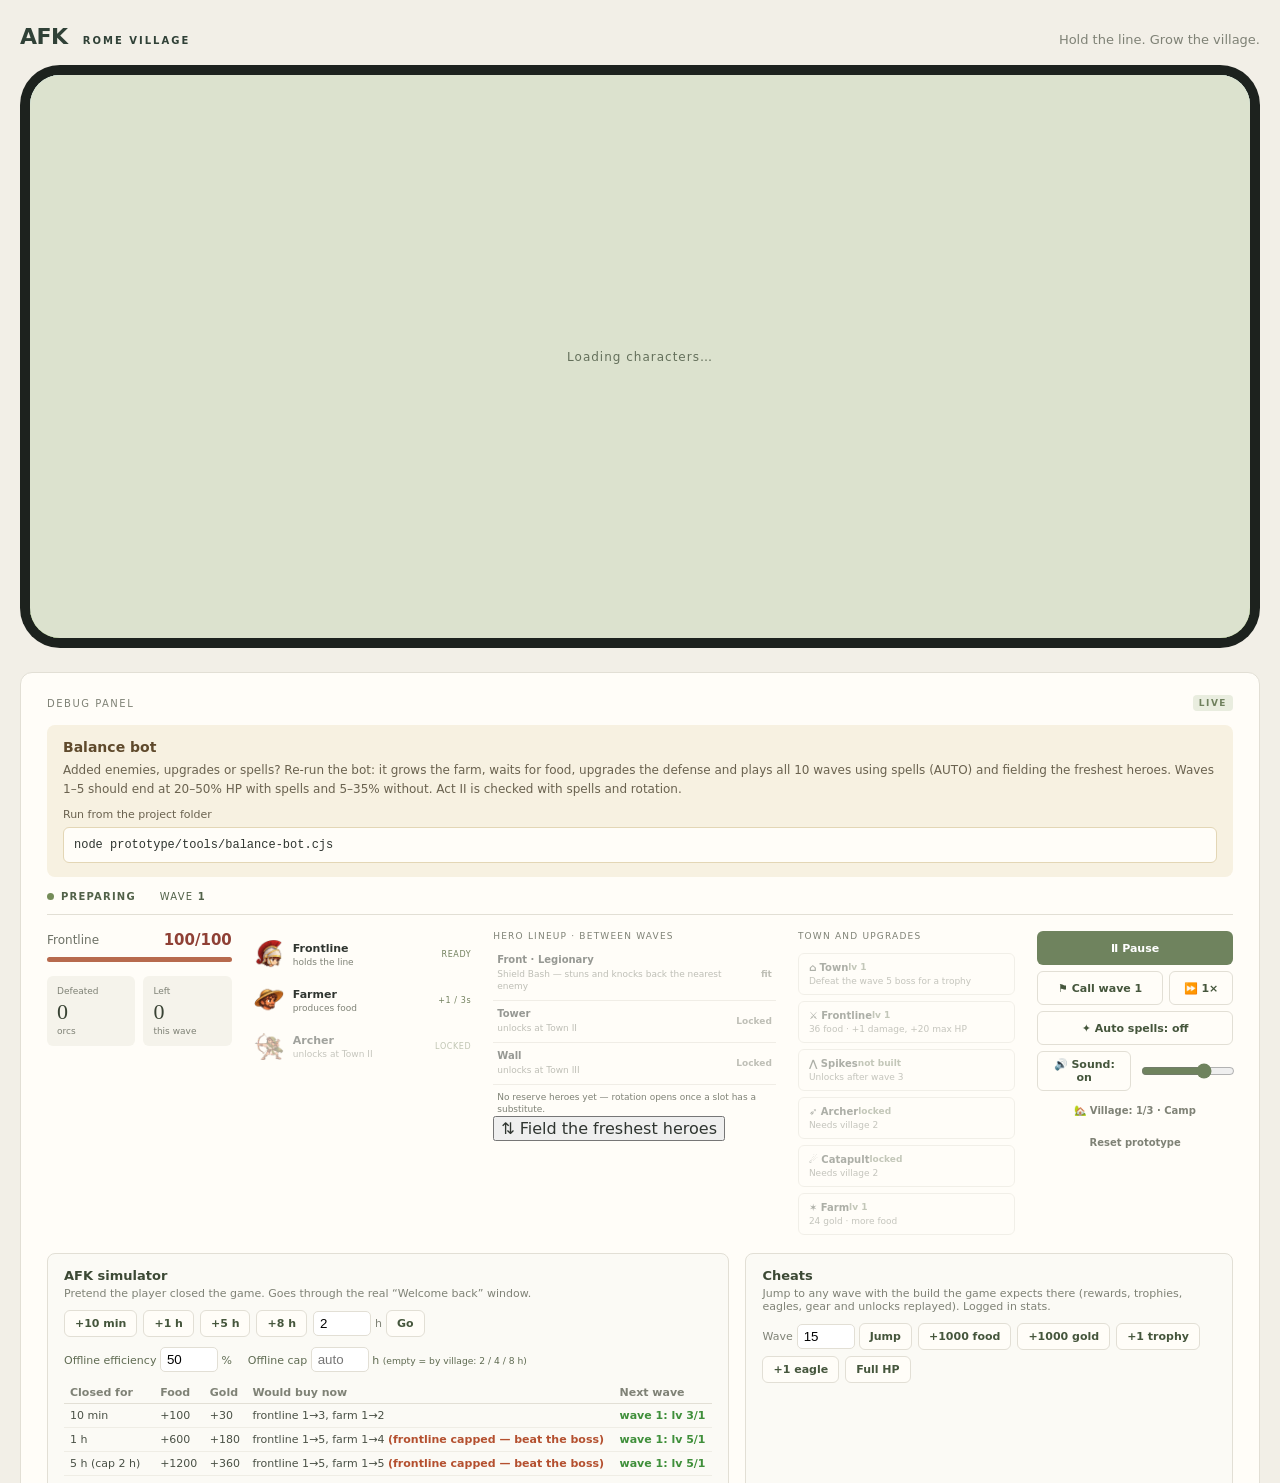
<file: index.html>
<!doctype html>
<html lang="en">
<head>
  <meta charset="utf-8">
  <meta http-equiv="refresh" content="0; url=prototype/">
  <title>AFK Rome Village</title>
</head>
<body>
  <a href="prototype/">Play AFK Rome Village</a>
</body>
</html>
</file>
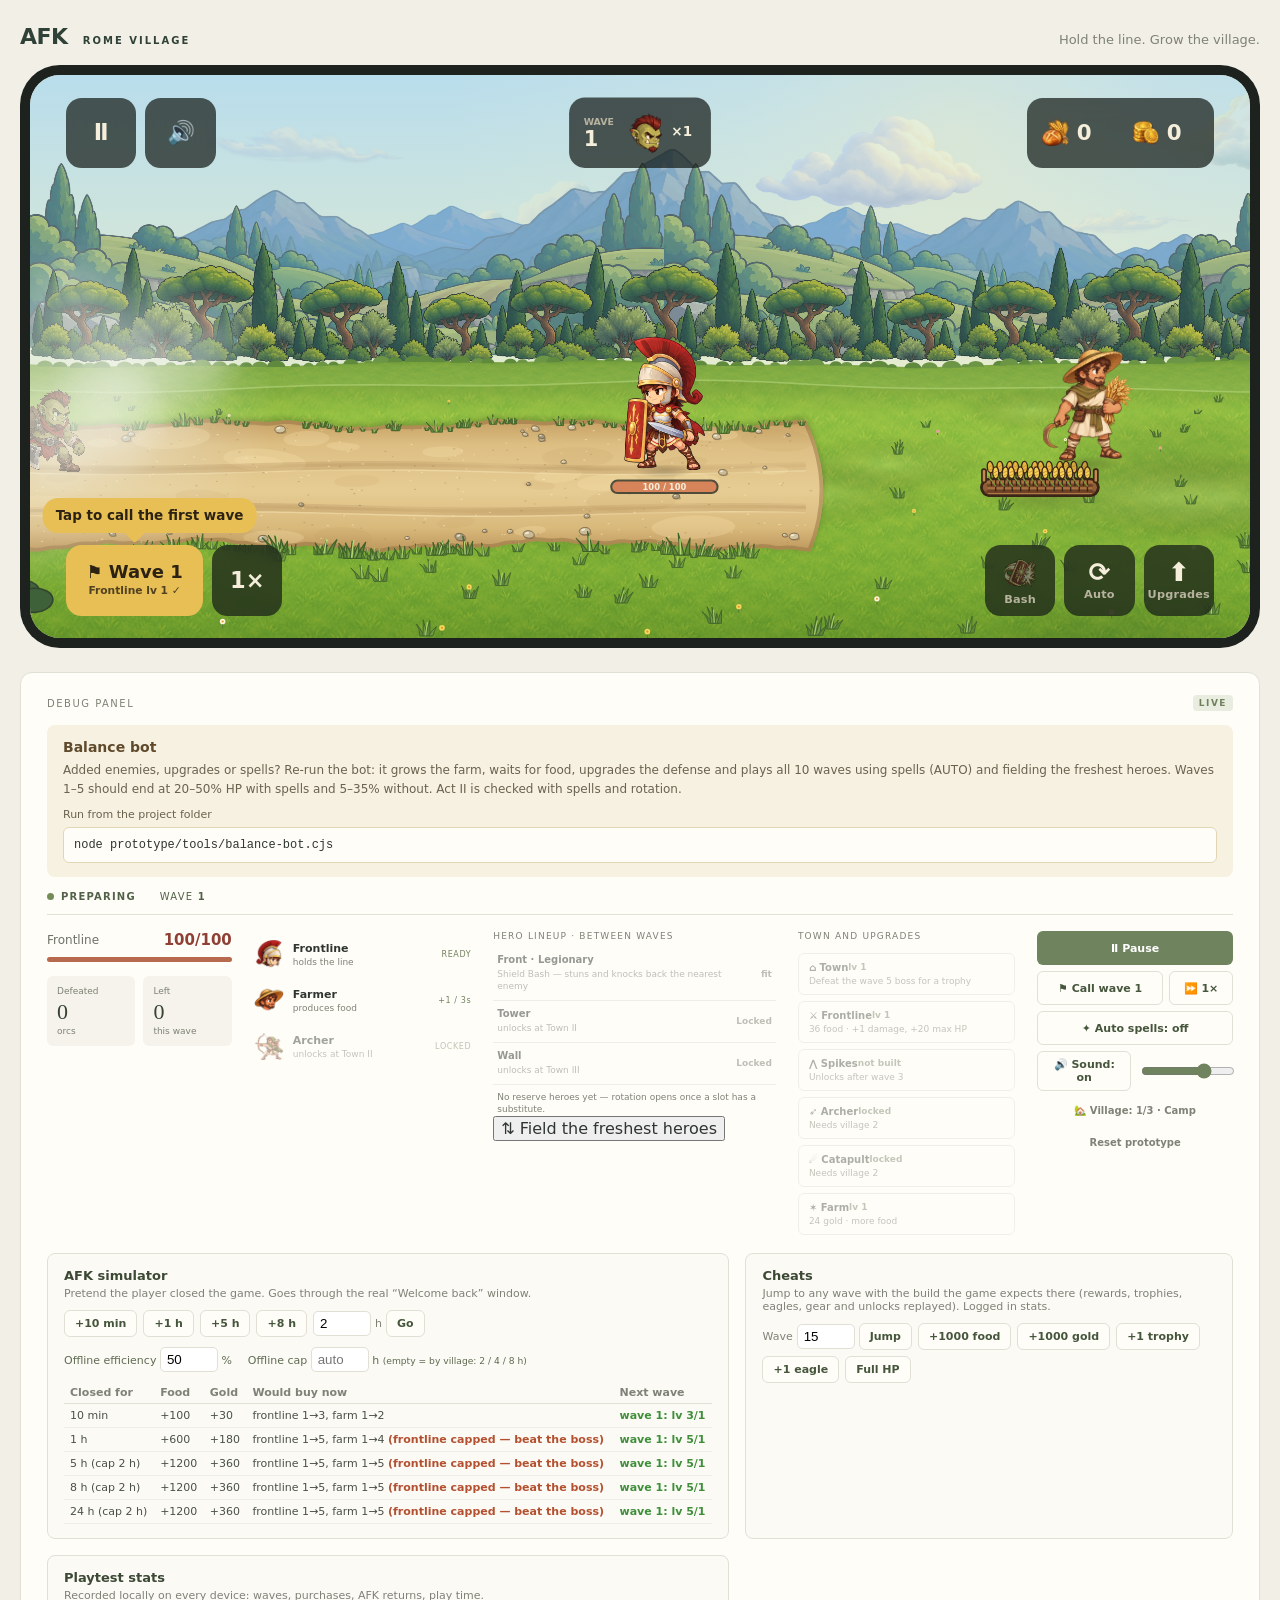
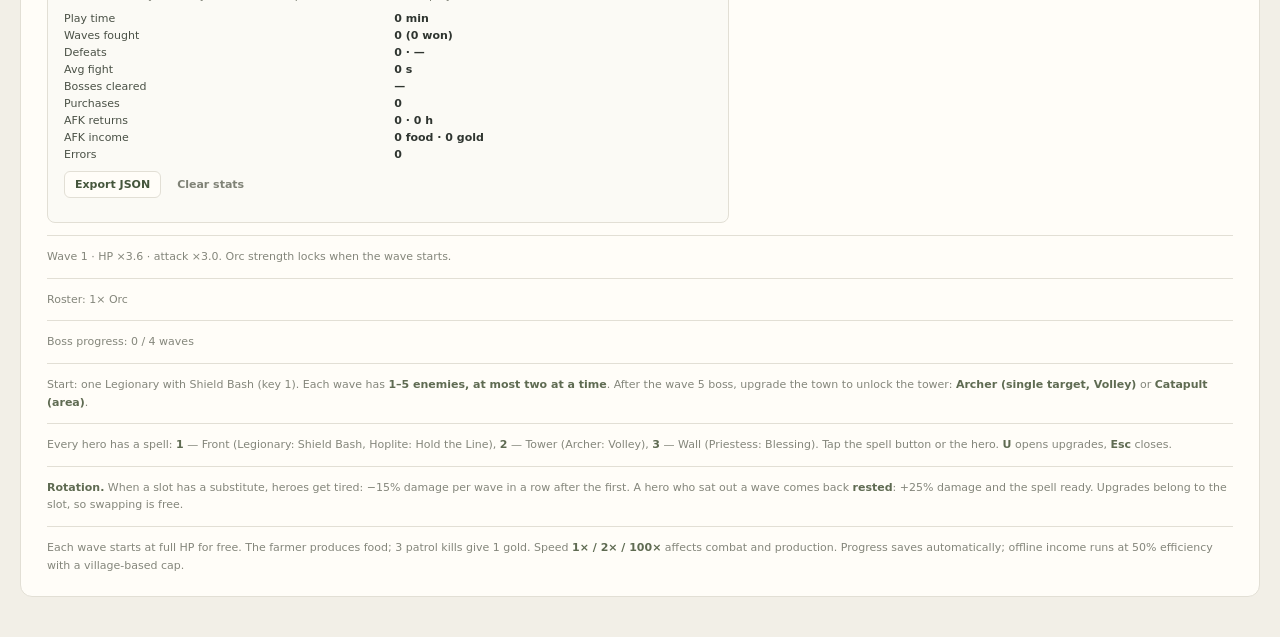
<file: prototype/index.html>
<!doctype html>
<html lang="en">
<head>
  <meta charset="utf-8">
  <meta name="viewport" content="width=device-width,initial-scale=1,viewport-fit=cover,user-scalable=no">
  <meta name="theme-color" content="#1d221e">
  <meta name="apple-mobile-web-app-capable" content="yes">
  <meta name="mobile-web-app-capable" content="yes">
  <meta name="apple-mobile-web-app-status-bar-style" content="black-translucent">
  <meta name="apple-mobile-web-app-title" content="Rome Village">
  <link rel="manifest" href="manifest.webmanifest">
  <link rel="apple-touch-icon" href="assets/icons/app-icon-192.png">
  <title>AFK Rome Village · Prototype</title>
  <script>
    // ?debug shows the desktop page (with the debug panel) even on a phone.
    if (/[?&]debug\b/.test(location.search)) document.documentElement.classList.add('debug');
  </script>
  <link rel="stylesheet" href="style.css">
</head>
<body>
  <div class="rotate" aria-hidden="true"><div><b>⟳</b><p>Rotate your phone to play</p></div></div>
  <main>
    <header>
      <div class="brand">AFK <span>ROME VILLAGE</span></div>
      <p class="tagline">Hold the line. Grow the village.</p>
    </header>

    <section class="game-layout">
      <div class="phone" aria-label="Landscape phone screen, 19.5:9">
        <div class="game-card">
          <canvas id="game" aria-label="Game scene: orcs march toward the village, the legionary holds the line, the farmer works"></canvas>
          <div id="loading" class="loading">Loading characters…</div>

          <!-- HUD: one surface style, rounded squares, shared spacing. -->
          <div class="hud hud-tl">
            <button id="hud-pause" class="tile" aria-label="Pause">Ⅱ</button>
            <button id="hud-sound" class="tile" aria-label="Sound">🔊</button>
          </div>

          <div class="hud hud-tr surface resources" aria-label="Resources">
            <span><img src="assets/icons/food.png" alt="Food"><b id="food">0</b></span>
            <span><img src="assets/icons/gold.png" alt="Gold"><b id="coins">0</b></span>
            <span id="trophy-pill" hidden title="Trophies — from bosses, raise the village"><i class="res-glyph">🏆</i><b id="trophies">0</b></span>
            <span id="eagle-pill" hidden title="Eagles — from mega-bosses, unlock new systems"><i class="res-glyph">🦅</i><b id="eagles">0</b></span>
          </div>

          <div class="hud hud-bl">
            <button id="hud-wave" class="tile tile-wide tile-accent">⚑ Wave 1</button>
            <button id="hud-speed" class="tile">1×</button>
          </div>

          <div class="hud hud-br">
            <div id="spell-bar" class="spell-bar" aria-label="Hero spells"></div>
            <button id="hud-upgrade" class="tile tile-label" aria-label="Upgrades"><span>⬆</span><small>Upgrades</small></button>
          </div>

          <div id="hint" class="hint" hidden role="status"></div>

          <section id="away" class="away" hidden aria-label="Welcome back">
            <div class="surface away-card">
              <small>WELCOME BACK</small>
              <h2>While you were away <span id="away-time">0m</span></h2>
              <div class="away-loot">
                <span><img src="assets/icons/food.png" alt="Food"><b id="away-food">+0</b></span>
                <span><img src="assets/icons/gold.png" alt="Gold"><b id="away-gold">+0</b></span>
              </div>
              <p id="away-cap" hidden>Storage is full — it grows with your village.</p>
              <button id="away-collect" class="tile tile-wide tile-accent">Collect</button>
            </div>
          </section>

          <section id="hud-panel" class="surface panel" hidden aria-label="Upgrades and heroes">
            <nav class="tabs">
              <button id="hud-tab-upgrades" class="active" data-tab="upgrades">Village</button>
              <button id="hud-tab-heroes" data-tab="heroes">Heroes</button>
              <button id="hud-close" class="tabs-close" aria-label="Close">✕</button>
            </nav>
            <div id="hud-upgrades" class="list"></div>
            <div id="hud-heroes" class="list" hidden>
              <div id="hud-training"></div>
              <p class="list-heading lineup-heading">Lineup</p>
              <div id="hud-lineup"></div>
              <button id="hud-auto-lineup" class="row row-center">⇅ Field the freshest heroes</button>
              <div id="hud-gear"></div>
            </div>
          </section>
        </div>
      </div>

      <aside aria-label="Debug panel">
        <div class="panel-head"><span>DEBUG PANEL</span><b>LIVE</b></div>
        <section class="balance-reminder" aria-labelledby="balance-reminder-title">
          <h2 id="balance-reminder-title">Balance bot</h2>
          <p>Added enemies, upgrades or spells? Re-run the bot: it grows the farm, waits for food, upgrades the defense and plays all 10 waves using spells (AUTO) and fielding the freshest heroes. Waves 1–5 should end at 20–50% HP with spells and 5–35% without. Act II is checked with spells and rotation.</p>
          <label for="balance-bot-command">Run from the project folder</label>
          <input id="balance-bot-command" type="text" readonly spellcheck="false" value="node prototype/tools/balance-bot.cjs">
        </section>
        <div class="debug-toolbar">
          <div class="scene-bar">
            <span><i id="live-dot"></i><b id="state-label">WAVE IN PROGRESS</b></span>
            <span>WAVE <b id="wave">1</b></span>
          </div>
        </div>
        <div class="debug-grid">
          <div class="debug-stats">
            <div class="gate">
              <div class="guard-health"><span>Frontline</span><strong id="guard-health-value">100/100</strong></div>
              <div class="bar guard-bar"><i id="guard-health-bar"></i></div>
            </div>
            <div class="stat-grid">
              <div><span>Defeated</span><strong id="kills">0</strong><small>orcs</small></div>
              <div><span>Left</span><strong id="mob-count">0</strong><small>this wave</small></div>
            </div>
          </div>
          <div class="activity">
            <div><img class="character-icon" src="assets/icons/legionary-head.png" alt=""><span><b>Frontline</b><small>holds the line</small></span><em id="guard-status">READY</em></div>
            <div><img class="character-icon" src="assets/icons/farmer-head.png" alt=""><span><b>Farmer</b><small>produces food</small></span><em id="farm-status">+1 / 3s</em></div>
            <div id="archer-row" class="locked"><img class="character-icon" src="assets/characters/roman-archer.png" alt=""><span><b>Archer</b><small id="archer-note">unlocks at Town II</small></span><em id="archer-status">LOCKED</em></div>
          </div>
          <div class="lineup" aria-label="Hero lineup">
            <span class="upgrade-title">HERO LINEUP · BETWEEN WAVES</span>
            <div id="lineup"></div>
            <button id="auto-lineup" class="quiet">⇅ Field the freshest heroes</button>
          </div>
          <div class="upgrades" aria-label="Upgrades">
            <span class="upgrade-title">TOWN AND UPGRADES</span>
            <button id="town-upgrade"><b>⌂ Town <i id="town-level">lv 1</i></b><small id="town-cost">Defeat the wave 5 boss</small></button>
            <button id="guard-upgrade"><b>⚔ Frontline <i id="guard-level">lv 1</i></b><small id="guard-cost">5 food · +1 damage</small></button>
            <button id="spikes-upgrade"><b>⋀ Spikes <i id="spikes-level">not built</i></b><small id="spikes-cost">10 gold · passive damage</small></button>
            <button id="archer-upgrade"><b>➶ Archer <i id="archer-level">locked</i></b><small id="archer-cost">unlocks at Town II</small></button>
            <button id="catapult-upgrade"><b>☄ Catapult <i id="catapult-level">locked</i></b><small id="catapult-cost">unlocks at Town II</small></button>
            <button id="farm-upgrade"><b>✶ Farm <i id="farm-level">lv 1</i></b><small id="farm-cost">6 gold · more food</small></button>
          </div>
          <div class="debug-controls">
            <button id="pause" class="primary">Ⅱ Pause</button>
            <div class="button-row">
              <button id="wave-button">⚑ Call wave</button>
              <button id="speed">⏩ 1×</button>
            </div>
            <button id="tower-slot">🗼 Tower slot: empty</button>
            <button id="auto-spells">✦ Auto spells: off</button>
            <div class="sound-row">
              <button id="sound-toggle">🔊 Sound: on</button>
              <input id="sound-volume" type="range" min="0" max="100" value="70" aria-label="Volume">
            </div>
            <button id="village-stage" class="quiet">🏡 Village: stage 1/3</button>
            <button id="reset" class="quiet">Reset prototype</button>
          </div>
        </div>
        <section class="dev-tools" aria-label="AFK simulator and playtest stats">
          <div class="dev-card">
            <h3>AFK simulator</h3>
            <p class="dev-hint">Pretend the player closed the game. Goes through the real “Welcome back” window.</p>
            <div class="dev-buttons">
              <button data-away="600">+10 min</button>
              <button data-away="3600">+1 h</button>
              <button data-away="18000">+5 h</button>
              <button data-away="28800">+8 h</button>
              <label class="dev-inline"><input id="afk-custom" type="number" min="0.1" step="0.5" value="2"> h <button id="afk-custom-go">Go</button></label>
            </div>
            <div class="dev-settings">
              <label>Offline efficiency <input id="afk-efficiency" type="number" min="0" max="200" step="5" value="50"> %</label>
              <label>Offline cap <input id="afk-cap" type="number" min="0.5" max="72" step="0.5" placeholder="auto"> h <small>(empty = by village: 2 / 4 / 8 h)</small></label>
            </div>
            <table class="dev-table"><thead><tr><th>Closed for</th><th>Food</th><th>Gold</th><th>Would buy now</th><th>Next wave</th></tr></thead><tbody id="afk-forecast"></tbody></table>
          </div>
          <div class="dev-card">
            <h3>Cheats</h3>
            <p class="dev-hint">Jump to any wave with the build the game expects there (rewards, trophies, eagles, gear and unlocks replayed). Logged in stats.</p>
            <div class="dev-buttons">
              <label class="dev-inline">Wave <input id="cheat-wave" type="number" min="1" max="30" value="15"> <button id="cheat-jump">Jump</button></label>
              <button data-cheat="food">+1000 food</button>
              <button data-cheat="gold">+1000 gold</button>
              <button data-cheat="trophy">+1 trophy</button>
              <button data-cheat="eagle">+1 eagle</button>
              <button data-cheat="heal">Full HP</button>
            </div>
          </div>
          <div class="dev-card">
            <h3>Playtest stats</h3>
            <p class="dev-hint">Recorded locally on every device: waves, purchases, AFK returns, play time.</p>
            <div id="stats-summary" class="dev-summary"></div>
            <div class="dev-buttons">
              <button id="stats-export">Export JSON</button>
              <button id="stats-clear" class="quiet">Clear stats</button>
            </div>
          </div>
        </section>
        <p id="wave-difficulty" class="note"></p>
        <p id="wave-preview" class="note"></p>
        <p id="boss-progress" class="note"></p>
        <p id="specialization-note" class="note" hidden></p>
        <p class="note">Start: one Legionary with Shield Bash (key 1). Each wave has <b>1–5 enemies, at most two at a time</b>. After the wave 5 boss, upgrade the town to unlock the tower: <b>Archer (single target, Volley)</b> or <b>Catapult (area)</b>.</p>
        <p class="note">Every hero has a spell: <b>1</b> — Front (Legionary: Shield Bash, Hoplite: Hold the Line), <b>2</b> — Tower (Archer: Volley), <b>3</b> — Wall (Priestess: Blessing). Tap the spell button or the hero. <b>U</b> opens upgrades, <b>Esc</b> closes.</p>
        <p class="note"><b>Rotation.</b> When a slot has a substitute, heroes get tired: −15% damage per wave in a row after the first. A hero who sat out a wave comes back <b>rested</b>: +25% damage and the spell ready. Upgrades belong to the slot, so swapping is free.</p>
        <p class="note">Each wave starts at full HP for free. The farmer produces food; 3 patrol kills give 1 gold. Speed <b>1× / 2× / 100×</b> affects combat and production. Progress saves automatically; offline income runs at 50% efficiency with a village-based cap.</p>
      </aside>
    </section>
  </main>
  <!-- Load order matters (shared global scope, no build step). Keep in sync with tools/load-game.cjs.
       data → sim (rules, no DOM) → audio → render → ui → main (boot). -->
  <script src="data/game-data.js"></script>
  <script src="src/sim/events.js"></script>
  <script src="src/sim/constants.js"></script>
  <script src="src/sim/waves.js"></script>
  <script src="src/sim/world.js"></script>
  <script src="src/sim/heroes.js"></script>
  <script src="src/sim/combat.js"></script>
  <script src="src/sim/progression.js"></script>
  <script src="src/sim/actions.js"></script>
  <script src="src/sim/save.js"></script>
  <script src="src/audio/sound.js"></script>
  <script src="src/render/assets.js"></script>
  <script src="src/render/background.js"></script>
  <script src="src/render/village.js"></script>
  <script src="src/render/actors.js"></script>
  <script src="src/render/overlay.js"></script>
  <script src="src/render/scene.js"></script>
  <script src="src/ui/hud.js"></script>
  <script src="src/ui/panel.js"></script>
  <script src="src/ui/platform.js"></script>
  <script src="src/ui/input.js"></script>
  <script src="src/main.js"></script>
</body>
</html>
</file>
<file: prototype/style.css>
/* AFK Rome Village prototype.
   One HUD style: a single translucent surface, rounded squares, one accent colour.
   HUD sizes use container units (cqh) so everything scales with the phone screen. */

:root {
  --page: #f2efe7;
  --ink: #2f3530;
  --muted: #7f8276;
  --line: #e2dfd5;
  --surface: rgba(22, 28, 24, 0.72);
  --surface-hover: rgba(255, 255, 255, 0.08);
  --hud-text: #f4eedb;
  --hud-muted: #b8b39f;
  --accent: #e8bf55;
  --accent-ink: #2b2213;
  --good: #8fd47a;
  --bad: #ef8a6a;
  font-family: Inter, ui-sans-serif, system-ui, -apple-system, "Segoe UI", sans-serif;
  color: var(--ink);
  background: var(--page);
}
* { box-sizing: border-box; }
body { margin: 0; min-width: 320px; }
button { font: inherit; color: inherit; }
main { width: min(1240px, calc(100% - 32px)); margin: auto; padding: 24px 0 40px; }

header { display: flex; align-items: baseline; justify-content: space-between; padding-bottom: 16px; }
.brand { font-size: 22px; font-weight: 800; letter-spacing: -0.5px; color: #304137; }
.brand span { margin-left: 8px; font-size: 10px; letter-spacing: 2px; }
.tagline { margin: 0; font-size: 13px; color: var(--muted); }

.game-layout { display: flex; flex-direction: column; gap: 24px; }

/* ---------- Phone: one bezel, nothing nested. ---------- */
.phone { padding: 10px; border-radius: 40px; background: #1d221e; }
.game-card {
  position: relative; overflow: hidden; width: 100%; aspect-ratio: 19.5 / 9;
  border-radius: 30px; background: #cfd9ba; container-type: size; isolation: isolate;
}
canvas { position: absolute; inset: 0; display: block; width: 100%; height: 100%; }
.loading { position: absolute; inset: 0; z-index: 20; display: grid; place-items: center; background: #dce2ce; color: #64705b; font-size: 12px; letter-spacing: 1px; transition: opacity .25s; }
.loading.done { opacity: 0; pointer-events: none; }

/* ---------- HUD layout: four corners, same margin and gap everywhere. ---------- */
.game-card {
  --m: 4cqh;           /* edge margin */
  --g: 1.6cqh;         /* gap between tiles */
  --t: 12.5cqh;        /* tile size */
  --r: 2.8cqh;         /* corner radius */
}
.hud { position: absolute; z-index: 5; display: flex; gap: var(--g); }
.hud-tl { top: var(--m); left: calc(var(--m) * 1.6); }
.hud-tr { top: var(--m); right: calc(var(--m) * 1.6); }
.hud-bl { bottom: var(--m); left: calc(var(--m) * 1.6); }
.hud-br { bottom: var(--m); right: calc(var(--m) * 1.6); align-items: flex-end; }

.surface {
  background: var(--surface);
  border-radius: var(--r);
  backdrop-filter: blur(8px);
  -webkit-backdrop-filter: blur(8px);
  color: var(--hud-text);
}

/* Tile: the one button shape used across the HUD. */
.tile {
  position: relative; overflow: hidden;
  width: var(--t); height: var(--t); min-width: 44px; min-height: 44px;
  display: flex; flex-direction: column; align-items: center; justify-content: center; gap: .6cqh;
  padding: 0; border: 0; border-radius: var(--r);
  background: var(--surface); color: var(--hud-text);
  backdrop-filter: blur(8px); -webkit-backdrop-filter: blur(8px);
  font: 700 4cqh/1 system-ui, sans-serif;
  cursor: pointer; -webkit-tap-highlight-color: transparent;
  transition: background .15s, box-shadow .15s, transform .08s;
}
.tile:hover:not(:disabled) { background: rgba(32, 40, 35, 0.82); }
.tile:active:not(:disabled) { transform: scale(.96); }
.tile:disabled { cursor: default; color: var(--hud-muted); }
.tile:focus-visible { outline: 2px solid var(--accent); outline-offset: 2px; }
.tile-label span { font-size: 4.6cqh; line-height: 1; }
.tile-label small { font: 600 2cqh/1 system-ui, sans-serif; letter-spacing: .2px; color: var(--hud-muted); }
.tile.active { box-shadow: inset 0 0 0 2px var(--accent); }
.tile.active small { color: var(--accent); }

.tile-wide { width: auto; padding: 0 3.6cqh; flex-direction: row; font-size: 3.2cqh; white-space: nowrap; }
.tile-accent { background: var(--accent); color: var(--accent-ink); }
.tile-accent:hover:not(:disabled) { background: #f0ca66; }
.tile-accent:disabled { background: var(--surface); color: var(--hud-muted); }
.tile-accent.ready { animation: ready 1.6s ease-in-out infinite; }

/* Resources: one surface, icon + number, no inner chips. */
.resources { height: var(--t); min-height: 44px; padding: 0 2.4cqh; align-items: center; gap: 3.6cqh; }
.resources span { display: flex; align-items: center; gap: 1.2cqh; }
.resources img { width: 5.2cqh; height: 5.2cqh; min-width: 18px; min-height: 18px; object-fit: contain; }
.resources span[hidden] { display: none; }
.resources .res-glyph { font-style: normal; font-size: 4.4cqh; line-height: 1; }
.resources b { min-width: 6cqh; font: 700 3.8cqh/1 system-ui, sans-serif; font-variant-numeric: tabular-nums; }

/* Spells: tiles in a row; cooldown fills from the bottom. */
.spell-bar { display: flex; gap: var(--g); }
.spell-bar:empty { display: none; }
.spell .cd { position: absolute; left: 0; right: 0; bottom: 0; height: 0; background: rgba(0, 0, 0, .45); pointer-events: none; }
.spell span, .spell img, .spell small { position: relative; z-index: 1; }
.spell img { width: 6.2cqh; height: 6.2cqh; min-width: 22px; min-height: 22px; object-fit: contain; }
.spell:disabled img { opacity: .62; filter: grayscale(.55) brightness(.72); }
.spell.ready { box-shadow: inset 0 0 0 2px var(--accent); }
.spell.ready span { color: var(--accent); }
.spell.rested small { color: var(--good); }
.spell.tired small { color: var(--bad); }
.spell-auto.active { box-shadow: inset 0 0 0 2px var(--good); }
.spell-auto.active small { color: var(--good); }

@keyframes ready { 50% { box-shadow: 0 0 0 .8cqh rgba(232, 191, 85, .35); } }

/* ---------- Panel: sits above the bottom-right tiles, never covers them. ---------- */
.panel {
  position: absolute; z-index: 6;
  top: calc(var(--m) + var(--t) + var(--g));
  bottom: calc(var(--m) + var(--t) + var(--g));
  right: calc(var(--m) * 1.6);
  width: 34cqw; padding: 1.6cqh 2.4cqh 2cqh;
  display: flex; flex-direction: column; gap: 1cqh;
  font-family: system-ui, sans-serif;
}
.panel[hidden] { display: none; }
.tabs { display: flex; align-items: center; gap: 3cqh; border-bottom: 1px solid rgba(255, 255, 255, .1); }
.tabs button { padding: 1.4cqh 0; border: 0; border-bottom: 2px solid transparent; margin-bottom: -1px; background: none; color: var(--hud-muted); font: 700 2.6cqh system-ui, sans-serif; cursor: pointer; }
.tabs button.active { color: var(--hud-text); border-bottom-color: var(--accent); }
.tabs .tabs-close { margin-left: auto; font-size: 2.8cqh; }
.tab-count { display: inline-block; min-width: 3.2cqh; margin-left: .8cqh; padding: .2cqh .7cqh; border-radius: .8cqh; background: var(--accent); color: var(--accent-ink); font: 800 1.9cqh/1.3 system-ui, sans-serif; text-align: center; }
.list { display: flex; flex-direction: column; overflow-y: auto; min-height: 0; }
.list[hidden] { display: none; }

/* Row: flat, separated by a hairline. Used in the panel and the debug lineup. */
.row {
  display: flex; align-items: center; gap: 1.8cqh; width: 100%;
  padding: 1.4cqh 1cqh; border: 0; border-bottom: 1px solid rgba(255, 255, 255, .07);
  background: none; color: var(--hud-text); text-align: left; cursor: pointer; border-radius: 0;
}
.row:hover:not(:disabled) { background: var(--surface-hover); }
.row:disabled { cursor: default; opacity: .5; }
.row > i { width: 4cqh; font-style: normal; font-size: 3cqh; text-align: center; color: var(--accent); }
.row span { flex: 1; min-width: 0; }
.row b { display: block; font: 700 2.5cqh/1.25 system-ui, sans-serif; }
.row small { display: block; margin-top: .3cqh; font: 500 2cqh/1.3 system-ui, sans-serif; color: var(--hud-muted); }
.row em { font: 700 2.1cqh system-ui, sans-serif; font-style: normal; color: var(--hud-muted); white-space: nowrap; }
.row em.good { color: var(--good); }
.row em.bad { color: var(--bad); }
.row-center { justify-content: center; border-bottom: 0; margin-top: 1cqh; font: 700 2.4cqh system-ui, sans-serif; color: var(--accent); }
.row-note { margin: 1.2cqh 1cqh 0; font: 500 2cqh/1.4 system-ui, sans-serif; color: var(--hud-muted); }
.list-heading { margin: 2.4cqh 1cqh .3cqh; font: 800 2cqh/1 system-ui, sans-serif; letter-spacing: .2cqh; color: var(--hud-text); text-transform: uppercase; }
.lineup-heading { margin-top: 2.8cqh; }
.list-heading + .row-note { margin-top: .7cqh; margin-bottom: .8cqh; }
.row .level-up { color: var(--accent); }
.training-row { cursor: default; }
.training-row:hover { background: none; }
.training-action { display: flex; flex-direction: column; align-items: flex-end; gap: .7cqh; }
.training-action button { min-width: 10cqh; padding: .9cqh 1.4cqh; border: 0; border-radius: 1cqh; background: var(--accent); color: var(--accent-ink); font: 800 2cqh/1 system-ui, sans-serif; cursor: pointer; }
.training-action button:hover:not(:disabled) { background: #f0ca66; }
.training-action button:active:not(:disabled) { transform: scale(.96); }
.training-action button:disabled { background: rgba(255, 255, 255, .08); color: var(--hud-muted); cursor: default; }

/* ---------- Debug panel under the phone: plain, light, readable. ---------- */
aside { padding: 22px 26px; border: 1px solid var(--line); border-radius: 12px; background: #fffdf8; }
.panel-head { display: flex; justify-content: space-between; align-items: center; font-size: 10px; letter-spacing: 1.5px; color: var(--muted); }
.panel-head b { font-size: 9px; padding: 3px 6px; border-radius: 4px; background: #e9eddf; color: #6f805d; }
.balance-reminder { margin-top: 14px; padding: 14px 16px; border-radius: 8px; background: #f7f1e1; }
.balance-reminder h2 { margin: 0 0 6px; font-size: 14px; color: #5f4a2c; }
.balance-reminder p { margin: 0 0 10px; font-size: 12px; line-height: 1.55; color: #6a624f; }
.balance-reminder label { display: block; margin-bottom: 6px; font-size: 11px; color: #6a624f; }
.balance-reminder input { width: 100%; padding: 8px 10px; border: 1px solid #e3d6b5; border-radius: 6px; background: #fffdf8; color: var(--ink); font: 12px/1.5 ui-monospace, Consolas, monospace; }
.debug-toolbar { margin-top: 14px; padding-bottom: 12px; border-bottom: 1px solid var(--line); }
.scene-bar { display: flex; gap: 24px; font-size: 10px; letter-spacing: 1.2px; color: #526249; }
.scene-bar i { display: inline-block; width: 7px; height: 7px; margin-right: 7px; border-radius: 50%; background: #748c58; }
.debug-grid { display: grid; grid-template-columns: .85fr 1fr 1.3fr 1fr .9fr; gap: 22px; margin-top: 16px; }
.guard-health { display: flex; justify-content: space-between; align-items: center; font-size: 12px; color: #6d7166; }
.guard-health strong { font-size: 15px; color: #8f4035; }
.bar { height: 5px; margin-top: 8px; border-radius: 5px; background: #e6e4db; overflow: hidden; }
.bar i { display: block; height: 100%; background: #b76a4d; transition: width .25s; }
.bar i.regenerating { background: #3fa766; }
.stat-grid { display: grid; grid-template-columns: 1fr 1fr; gap: 8px; margin-top: 14px; }
.stat-grid div { padding: 10px; border-radius: 6px; background: #f5f3eb; }
.stat-grid span, .stat-grid small { display: block; font-size: 9px; color: var(--muted); }
.stat-grid strong { display: block; margin: 3px 0 1px; font: 22px Georgia, serif; color: #394334; }
.activity > div { display: flex; align-items: center; gap: 9px; padding: 8px 0; }
.activity span { flex: 1; }
.activity b, .activity small { display: block; }
.activity b { font-size: 11px; }
.activity small { margin-top: 2px; font-size: 9px; color: var(--muted); }
.activity em { font-style: normal; font-size: 8px; letter-spacing: .6px; color: #72805e; }
.activity .locked { opacity: .45; }
.character-icon { width: 30px; height: 30px; object-fit: contain; }
.upgrade-title { display: block; margin-bottom: 6px; font-size: 9px; letter-spacing: 1.2px; color: var(--muted); }
.upgrades { display: grid; gap: 6px; align-content: start; }
.upgrades button { display: flex; flex-direction: column; gap: 3px; padding: 8px 10px; border: 1px solid var(--line); border-radius: 6px; background: #fffdf8; color: #4a5146; text-align: left; cursor: pointer; }
.upgrades button b { display: flex; justify-content: space-between; font-size: 10px; }
.upgrades button i { font-style: normal; font-size: 9px; color: #7c876d; }
.upgrades button small { font-size: 9px; color: var(--muted); }
.upgrades button:disabled { opacity: .45; cursor: not-allowed; }
/* The debug lineup reuses .row on a light background. */
.lineup .row { color: var(--ink); border-bottom-color: var(--line); padding: 7px 4px; }
.lineup .row b { font-size: 10px; } .lineup .row small { font-size: 9px; color: var(--muted); }
.lineup .row em { font-size: 9px; color: var(--muted); } .lineup .row em.good { color: #3f8f3a; } .lineup .row em.bad { color: #b4502f; }
.lineup .row:hover:not(:disabled) { background: #f5f3eb; }
.lineup .row-note { margin: 6px 4px 0; font-size: 9px; color: var(--muted); }
.debug-controls { display: grid; gap: 6px; align-content: start; }
.debug-controls button, .debug-controls input[type=range] { width: 100%; }
.debug-controls button { min-height: 34px; padding: 6px 8px; border: 1px solid var(--line); border-radius: 6px; background: #fffdf8; color: #45563c; font-size: 11px; font-weight: 600; cursor: pointer; }
.debug-controls .primary { border: 0; background: #6f835e; color: #fff; }
.debug-controls .quiet { border: 0; min-height: 26px; background: none; color: var(--muted); font-size: 10px; }
.debug-controls button:disabled { opacity: .5; cursor: default; }
.button-row { display: grid; grid-template-columns: 1fr 64px; gap: 6px; }
.sound-row { display: grid; grid-template-columns: 1fr 1fr; gap: 8px; align-items: center; }
#sound-volume { accent-color: #6f835e; }
.note { margin: 12px 0 0; padding-top: 12px; border-top: 1px solid var(--line); font-size: 11px; line-height: 1.6; color: #84867b; }
.note b { color: #5f6b52; }
#specialization-note { color: #8a6330; }

@media (max-width: 980px) {
  .debug-grid { grid-template-columns: 1fr 1fr; }
}
@media (max-width: 820px) {
  main { width: calc(100% - 20px); padding-top: 14px; }
  .phone { padding: 6px; border-radius: 28px; }
  .game-card { border-radius: 23px; }
  .tagline { display: none; }
}
@media (max-width: 540px) {
  .debug-grid { grid-template-columns: 1fr; }
}

/* ---------- Welcome back: centred card over a dimmed scene. ---------- */
.away { position: absolute; inset: 0; z-index: 15; display: grid; place-items: center; background: rgba(10, 14, 12, .35); }
.away[hidden] { display: none; }
.away-card { display: flex; flex-direction: column; align-items: center; gap: 2cqh; padding: 4cqh 6cqh; font-family: system-ui, sans-serif; text-align: center; }
.away-card small { font: 600 2cqh system-ui, sans-serif; letter-spacing: .3cqh; color: var(--hud-muted); }
.away-card h2 { margin: 0; font: 700 4cqh/1.2 system-ui, sans-serif; color: var(--hud-text); }
.away-card h2 span { color: var(--accent); }
.away-loot { display: flex; gap: 6cqh; margin: 1cqh 0; }
.away-loot span { display: flex; align-items: center; gap: 1.4cqh; }
.away-loot img { width: 8cqh; height: 8cqh; object-fit: contain; }
.away-loot b { font: 700 5.6cqh system-ui, sans-serif; color: var(--hud-text); }
.away-card p { margin: 0; max-width: 60cqh; font: 500 2.2cqh/1.4 system-ui, sans-serif; color: var(--hud-muted); }
.away-card .tile { margin-top: 1cqh; }

/* ---------- Phone play mode ----------
   A touch device with a short screen gets the game only: full screen, letterboxed to 19.5:9,
   clear of the notch. Add ?debug to the URL to see the desktop page on a phone. */
body { touch-action: manipulation; }
.rotate { display: none; }
@media (pointer: coarse) and (max-height: 600px) and (orientation: landscape) {
  html:not(.debug), html:not(.debug) body { height: 100%; background: #000; overflow: hidden; }
  html:not(.debug) main {
    width: 100%; height: 100dvh; margin: 0; padding: 0 env(safe-area-inset-right) 0 env(safe-area-inset-left);
    display: grid; place-items: center;
  }
  html:not(.debug) header, html:not(.debug) aside { display: none; }
  html:not(.debug) .game-layout { display: contents; }
  html:not(.debug) .phone { padding: 0; border-radius: 0; background: none; width: min(100%, calc(100dvh * 19.5 / 9)); }
  html:not(.debug) .game-card { border-radius: 0; }
}
@media (pointer: coarse) and (max-width: 600px) and (orientation: portrait) {
  html:not(.debug) .rotate {
    position: fixed; inset: 0; z-index: 100; display: grid; place-items: center;
    background: #1d221e; color: #f4eedb; font-family: system-ui, sans-serif; text-align: center;
  }
  html:not(.debug) .rotate b { display: block; font-size: 56px; color: #e8bf55; animation: spin 2.4s ease-in-out infinite; }
  html:not(.debug) .rotate p { margin: 12px 0 0; font-size: 16px; }
  html:not(.debug) main { display: none; }
}
@keyframes spin { 0%, 20% { transform: rotate(0); } 60%, 100% { transform: rotate(90deg); } }

/* Wave button: title + recommended frontline level. */
#hud-wave { flex-direction: column; gap: .5cqh; line-height: 1; }
#hud-wave small { font: 600 1.9cqh system-ui, sans-serif; opacity: .8; }
#hud-wave small.low { color: #8a2b18; opacity: 1; }
#hud-wave.boss:not(:disabled) { background: #e0573f; color: #fff6dc; }
#hud-wave.boss:not(:disabled) small.low { color: #ffe1a6; }

/* First-minute hint: same surface, accent text, small pointer towards its target. */
.hint {
  position: absolute; z-index: 9; transform: translateX(-50%); width: max-content; max-width: 70cqh;
  padding: 1.6cqh 2.4cqh; border-radius: var(--r); background: var(--accent); color: var(--accent-ink);
  font: 700 2.4cqh/1.3 system-ui, sans-serif; text-align: center; pointer-events: none;
  animation: hintBob 1.4s ease-in-out infinite;
}
.hint[hidden] { display: none; }
.hint::after {
  content: ""; position: absolute; left: calc(50% + var(--arrow, 0px)); bottom: -1.2cqh; transform: translateX(-50%) rotate(45deg);
  width: 2.4cqh; height: 2.4cqh; background: var(--accent); border-radius: .4cqh;
}
@keyframes hintBob { 50% { transform: translateX(-50%) translateY(-0.8cqh); } }

/* ---------- Debug: AFK simulator and playtest stats ---------- */
.dev-tools { display: grid; grid-template-columns: 1.4fr 1fr; gap: 16px; margin-top: 18px; }
.dev-card { padding: 14px 16px; border: 1px solid var(--line); border-radius: 8px; background: #fbfaf5; }
.dev-card h3 { margin: 0 0 4px; font-size: 13px; color: #3c4935; }
.dev-hint { margin: 0 0 10px; font-size: 11px; color: var(--muted); }
.dev-buttons { display: flex; flex-wrap: wrap; gap: 6px; align-items: center; margin-bottom: 10px; }
.dev-buttons button, .dev-inline button { padding: 6px 10px; border: 1px solid var(--line); border-radius: 6px; background: #fffdf8; color: #45563c; font-size: 11px; font-weight: 600; cursor: pointer; }
.dev-buttons .quiet { border: 0; background: none; color: var(--muted); }
.dev-inline { display: inline-flex; gap: 4px; align-items: center; font-size: 11px; color: var(--muted); }
.dev-inline input, .dev-settings input { width: 58px; padding: 4px 6px; border: 1px solid var(--line); border-radius: 5px; font: 11px inherit; }
.dev-settings { display: flex; gap: 16px; margin-bottom: 10px; font-size: 11px; color: #5f6b52; }
.dev-table { width: 100%; border-collapse: collapse; font-size: 11px; }
.dev-table th { text-align: left; font-weight: 600; color: var(--muted); padding: 4px 6px; border-bottom: 1px solid var(--line); }
.dev-table td { padding: 5px 6px; border-bottom: 1px solid #efede5; color: #4a5146; vertical-align: top; }
.dev-table .ok { color: #3f8f3a; font-weight: 600; } .dev-table .low { color: #b4502f; font-weight: 600; }
.dev-summary { display: grid; grid-template-columns: 1fr 1fr; gap: 4px 12px; margin-bottom: 10px; font-size: 11px; color: #4a5146; }
.dev-summary b { color: #2f3530; }
@media (max-width: 980px) { .dev-tools { grid-template-columns: 1fr; } }
</file>
